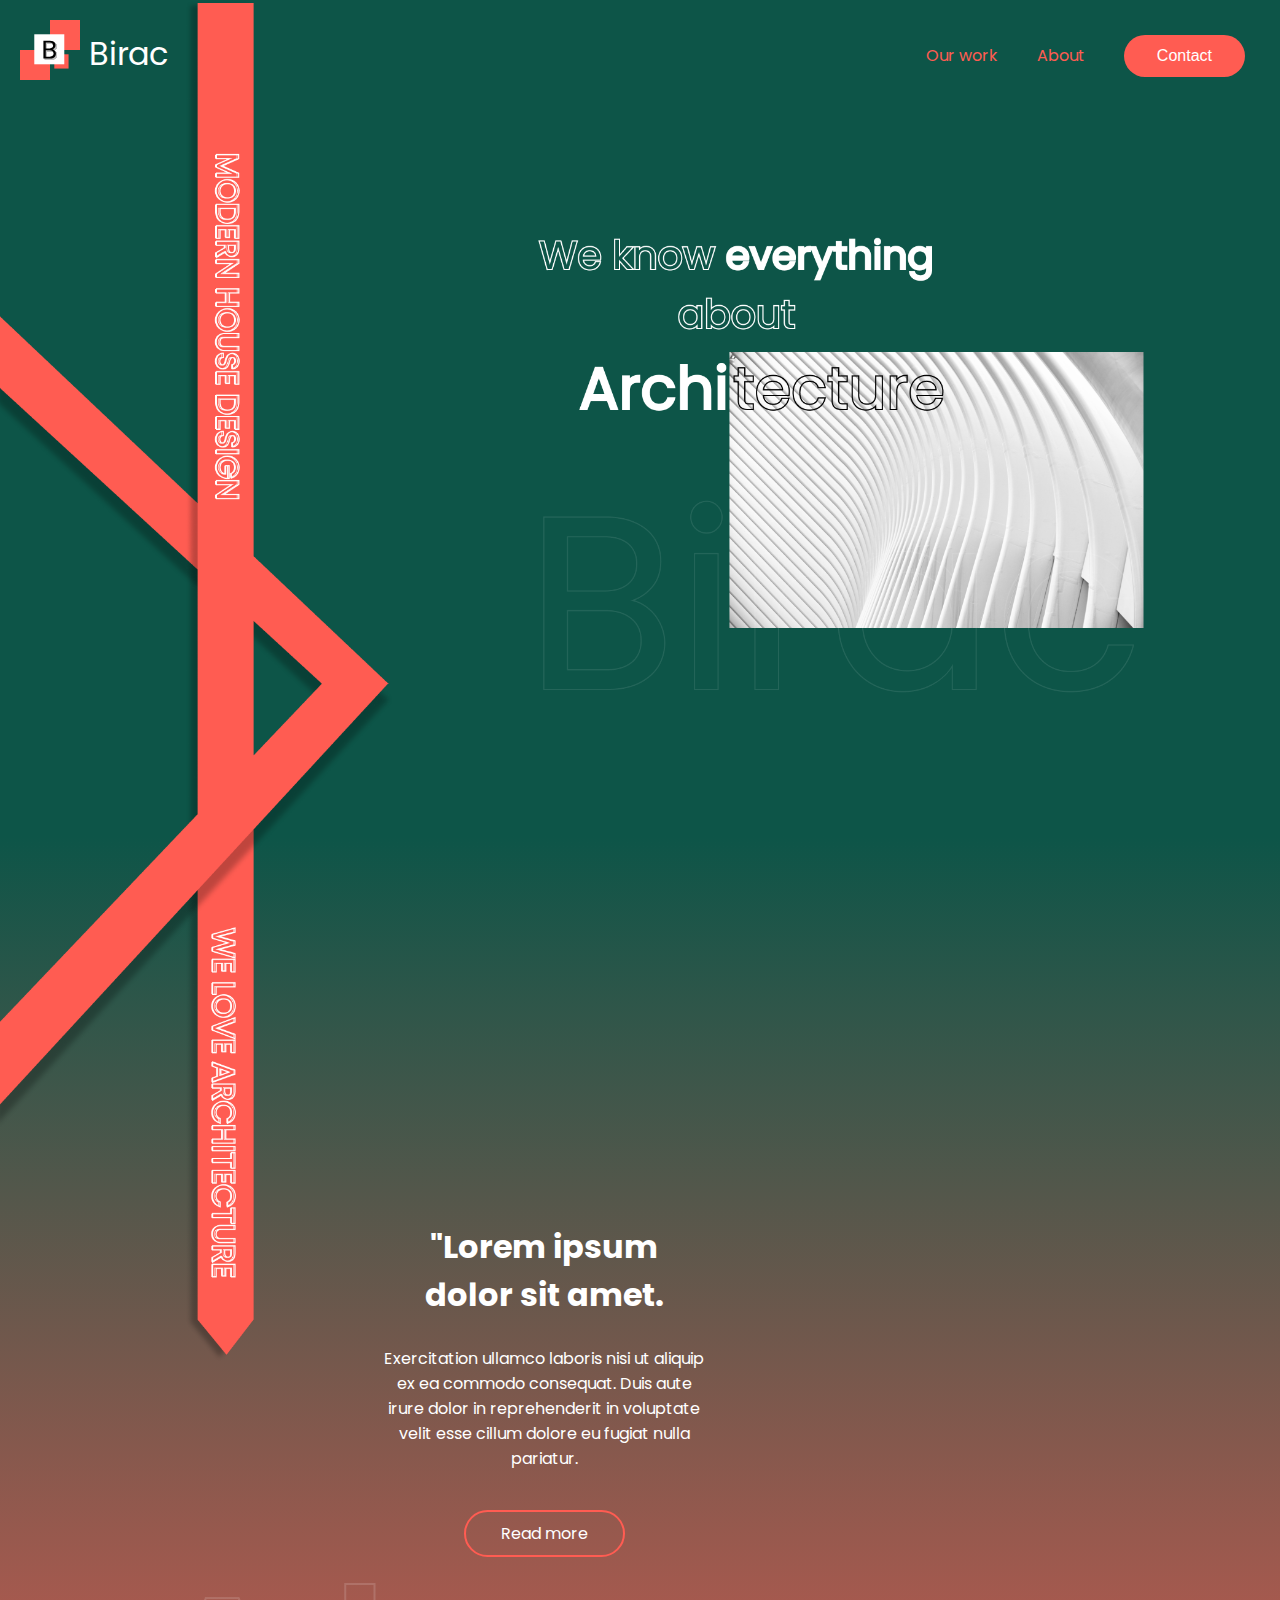
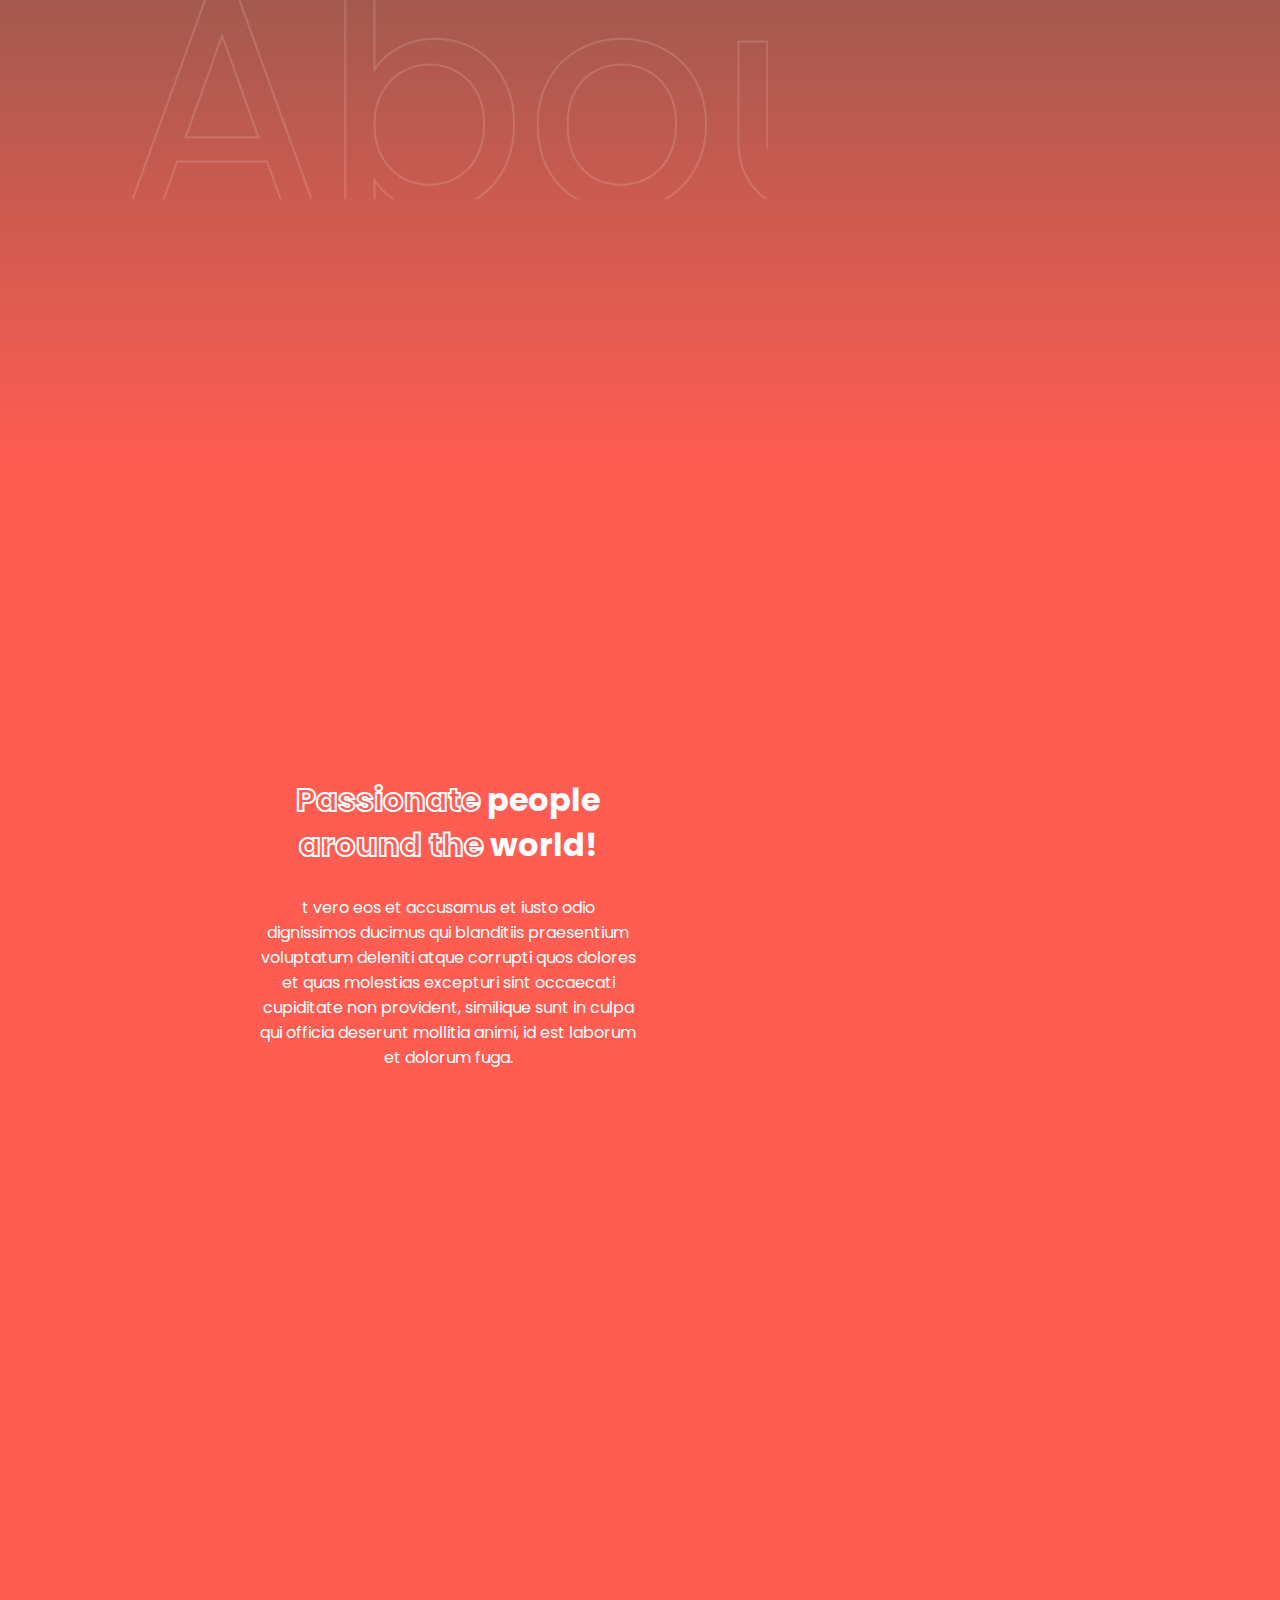
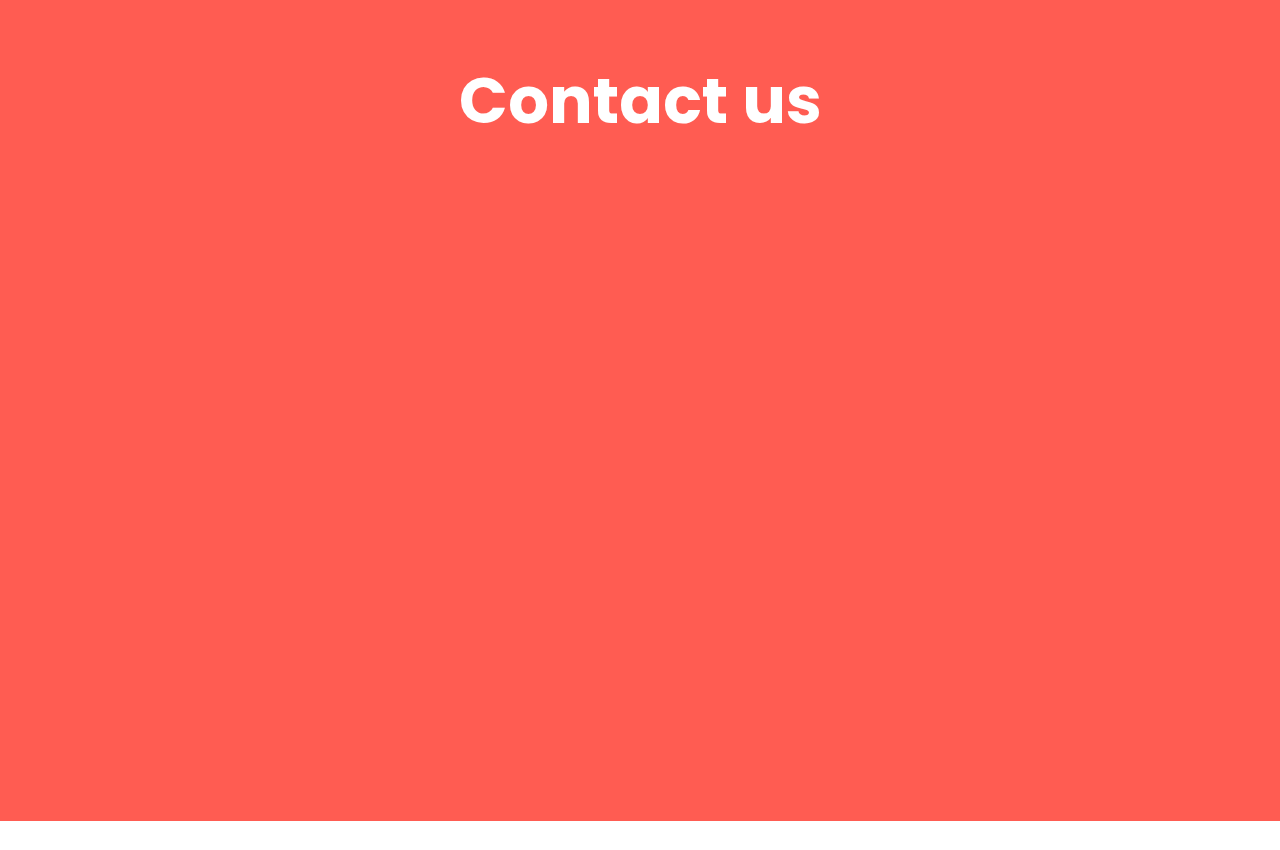
<file: index.html>
<!DOCTYPE html>
<html lang="en">
<head>
    <meta charset="UTF-8">
    <meta http-equiv="X-UA-Compatible" content="IE=edge">
    <meta name="viewport" content="width=device-width, initial-scale=1.0">
    <link rel="stylesheet" href="./styles/style.css" >
    <link rel="preconnect" href="https://fonts.gstatic.com">
    <link rel="preconnect" href="https://fonts.gstatic.com">
    <link href="https://fonts.googleapis.com/css2?family=Poppins:wght@200;500&display=swap" rel="stylesheet">
    <link href="https://unpkg.com/aos@2.3.1/dist/aos.css" rel="stylesheet">
    <script src="https://unpkg.com/aos@2.3.1/dist/aos.js"></script> 
    <title>Birac</title>
</head>
<body>
    <div class="background-design">
        <img src="images/BackgroundDesign.png">
    </div>
    <section class="main-section">
        <nav class="navigation">
            <span class="navigation-container">
                <a class="home-link" href="/">
                    <div>
                        <img class="company-logo" src="images/LogoBirac.svg" alt="Logo of company named Birac">
                        <a class="company-name">Birac</a>
                    </div>
                </a>
                <div id="burger-options">
                    <div id="burger-icon" class="burger-options-line"></div>
                </div>
                <span id="options" class="options-hidden">
                    <p><a href="ourwork.html">Our work</a></p>
                    <p><a href="about.html">About</a></p>
                    <p><a class="options-contact" id="contact-nav-burger">Contact</a></p>
                </span>
                <span class="nav-links">
                    <a href="ourwork.html" class="link">Our work</a>
                    <a href="about.html" class="link">About</a>
                    <button id="btn-contact" class="btn-contact"><a id="contact-nav">Contact</a></button>
                </span>
            </span>
        </nav>
        <div data-aos="fade-up" data-aos-duration="1500" class="main-section-container">
            <img class="image-architecture" src="images/image-architecture.png">
        </div>
    </section>
    <section class="about-section">
        <div class="about-section-container">
            <h2>"Lorem ipsum dolor sit amet.</h2>
            <p>Exercitation ullamco laboris nisi ut aliquip ex ea commodo consequat. Duis aute irure dolor in reprehenderit in voluptate velit esse cillum dolore eu fugiat nulla pariatur.</p>
            <div class="btn-read-more-container">
                <a class="btn-read-more" href="about.html">Read more</a>
            </div>
        </div>
        <img data-aos="fade-left" data-aos-duration="1500" class="double-image" src="./images/architecture-pictures-double.png" alt="photos of a beutifull architecture">
    </section>
    <section class="people-section">
        <div class="people-section-container">
            <div>
                <h2 class="people-text1">people</h2>
                <h2 class="people-text2">world!</h2>
            </div>
            <p class="people-text3">t vero eos et accusamus et iusto odio dignissimos ducimus qui blanditiis praesentium voluptatum deleniti atque corrupti quos dolores et quas molestias excepturi sint occaecati cupiditate non provident, similique sunt in culpa qui officia deserunt mollitia animi, id est laborum et dolorum fuga.</p>
        </div>
        <img data-aos="fade-left" data-aos-duration="1500" class="image-people" src="images/image-people.png" alt="image with people in it">
    </section>
    <section class="contact-section">
        <div class="contact-section-container">
            <h1 class="contact-us-text">Contact us</h1>
        </div>
        <span data-aos="fade-up" data-aos-duration="1500" class="content-and-image">
            <div class="contact-info">
                <span>
                    <img src="./images/phone.svg">
                    <p class="contact-info-text1">+012 3455 6789</p>
                </span>
                <span>
                    <img src="./images/mail.svg">
                    <p class="contact-info-text2">example@gmail.com</p>
                </span>
                                <span>
                    <img src="./images/location.svg">
                    <p class="contact-info-text3">31 street 2137 Miami</p>
                </span>
            </div>
            <img class="img-contact" src="images/person-contact-image.png">
            <div class="inputs">
                <div class="inputs-container">
                    <form>
                        <input placeholder="Name" type="text">
                        <input placeholder="Email" type="text">
                        <textarea name="Text1" cols="40" rows="5">Message</textarea>
                    </form>
                </div>
                <button class="send-button">Send</button>
            </div>
        </span>
    </section>
</body>
<script src="script.js"></script>
<script>
    AOS.init();
  </script>
</html>
</file>
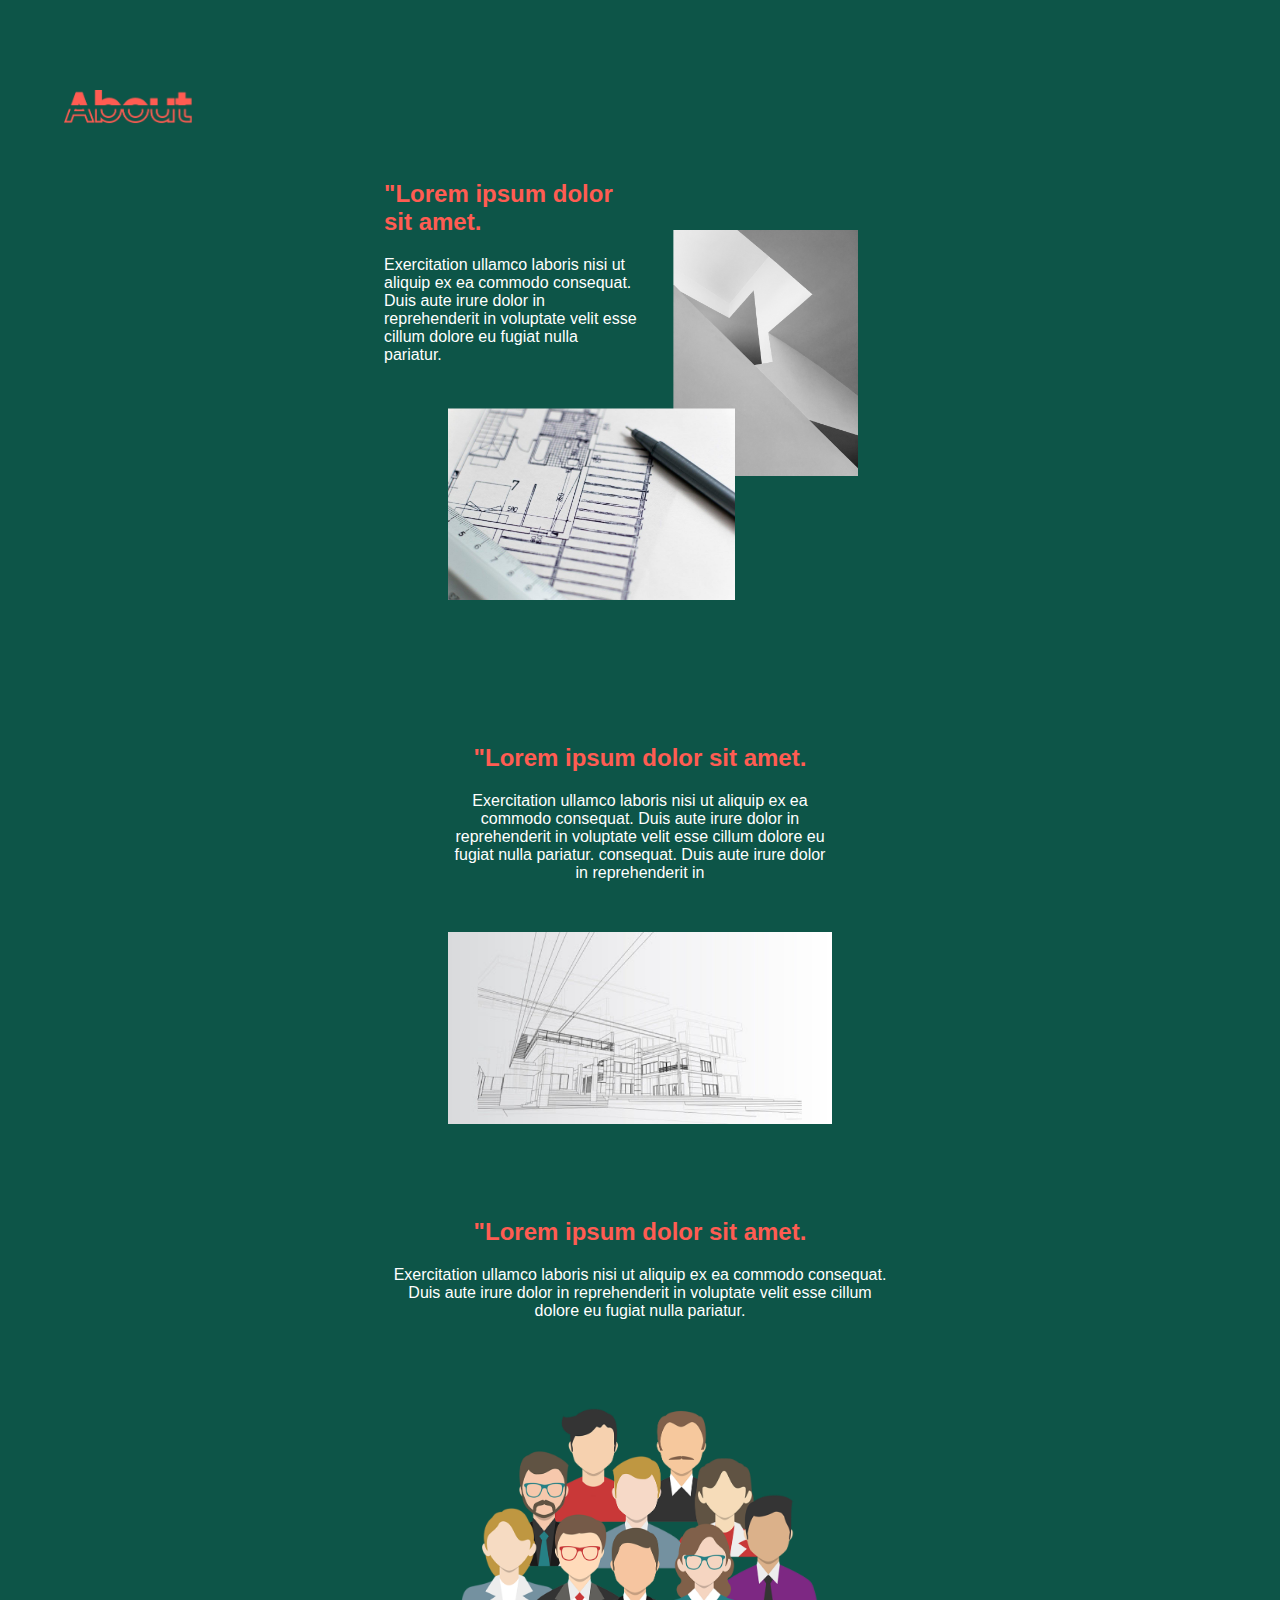
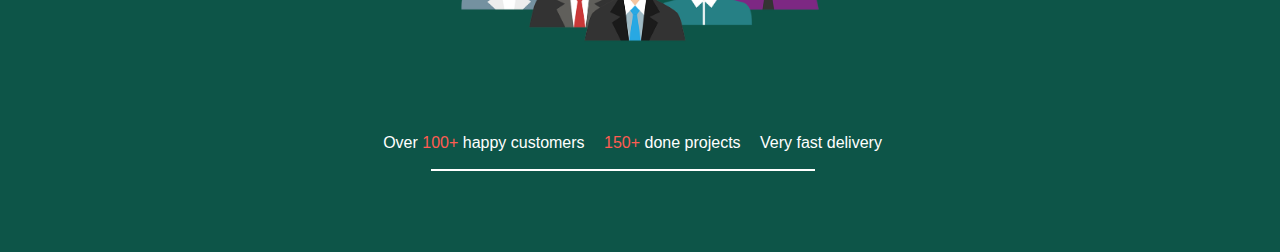
<file: about.html>
<!DOCTYPE html>
<html lang="en">
<head>
    <meta charset="UTF-8">
    <meta http-equiv="X-UA-Compatible" content="IE=edge">
    <meta name="viewport" content="width=device-width, initial-scale=1.0">
    <link rel="stylesheet" href="./styles/style.css">
    <title>Document</title>
</head>
<body class="body-about">
    <div class="about-text">
        <img src="images/about/About-text.png">
    </div>
    <section id="section-first" class="section-first">
        <div class="section-first-text">
            <h2 class="section-first-h2">"Lorem ipsum dolor sit amet.</h2>
            <p class="section-first-p">Exercitation ullamco laboris nisi ut aliquip ex ea commodo consequat. Duis aute irure dolor in reprehenderit in voluptate velit esse cillum dolore eu fugiat nulla pariatur.</p>
        </div>
        <div class="section-first-image">
            <img src="images/about/double-image-about.png">
        </div>
    </section>
    <section id="section-second" class="section-second">
        <div class="section-second-text">
            <h2>"Lorem ipsum dolor sit amet.</h2>
            <p>Exercitation ullamco laboris nisi ut aliquip ex ea commodo consequat. Duis aute irure dolor in reprehenderit in voluptate velit esse cillum dolore eu fugiat nulla pariatur. consequat. Duis aute irure dolor in reprehenderit in </p>
        </div>
        <div class="section-second-image">
            <img src="images/about/about-image1.png">
        </div>
    </section>
    <section id="section-third" class="section-third">
        <div class="section-third-text">
            <h2>"Lorem ipsum dolor sit amet.</h2>
            <p>Exercitation ullamco laboris nisi ut aliquip ex ea commodo consequat. Duis aute irure dolor in reprehenderit in voluptate velit esse cillum dolore eu fugiat nulla pariatur.</p>
        </div>
        <div class="section-third-image">
            <img src="images/about/about-image3.png">
        </div>
        <div class="section-third-text1">
            <p class="paragraph p1">Over <span>100+</span> happy customers</p>
            <p class="paragraph p2"><span>150+</span> done projects</p>
            <p class="paragraph p3">Very fast delivery</p>
        </div>
    </section>
</body>
<script src="scriptAbout.js"></script>
</html>
</file>
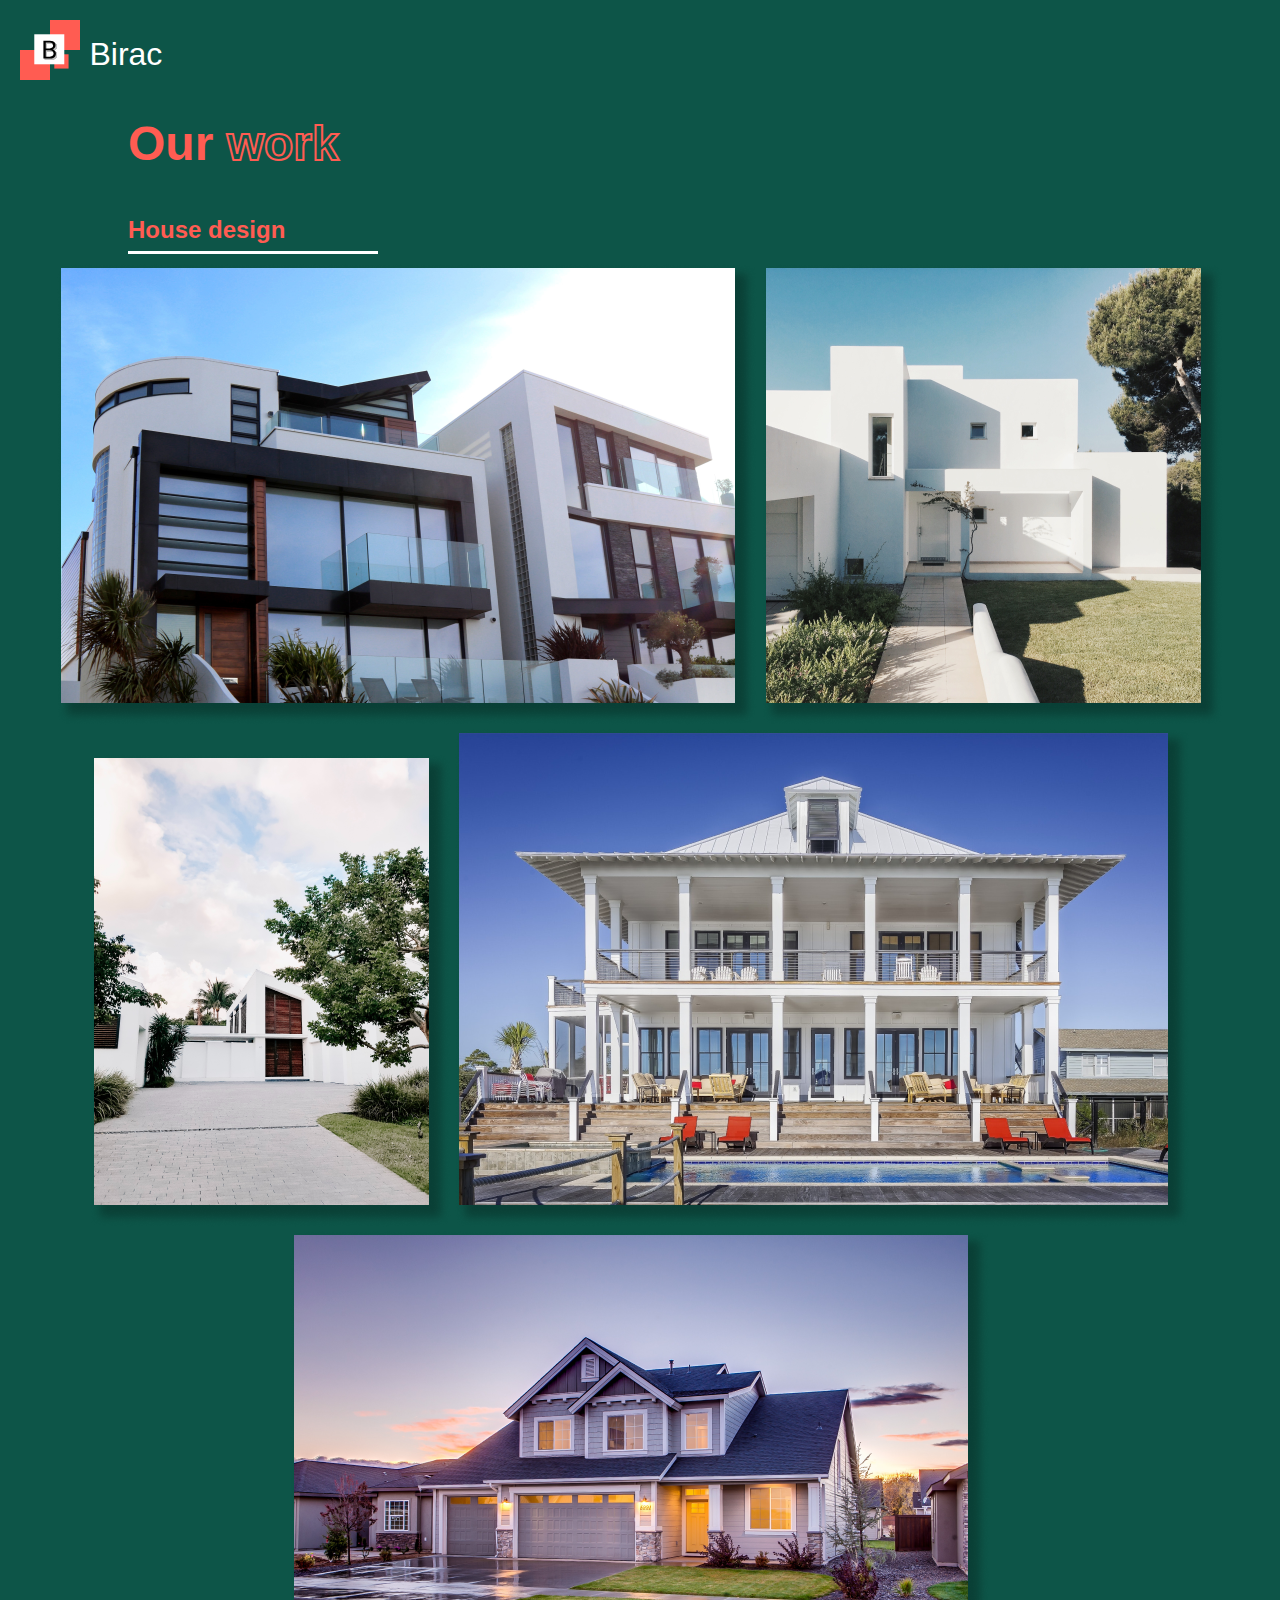
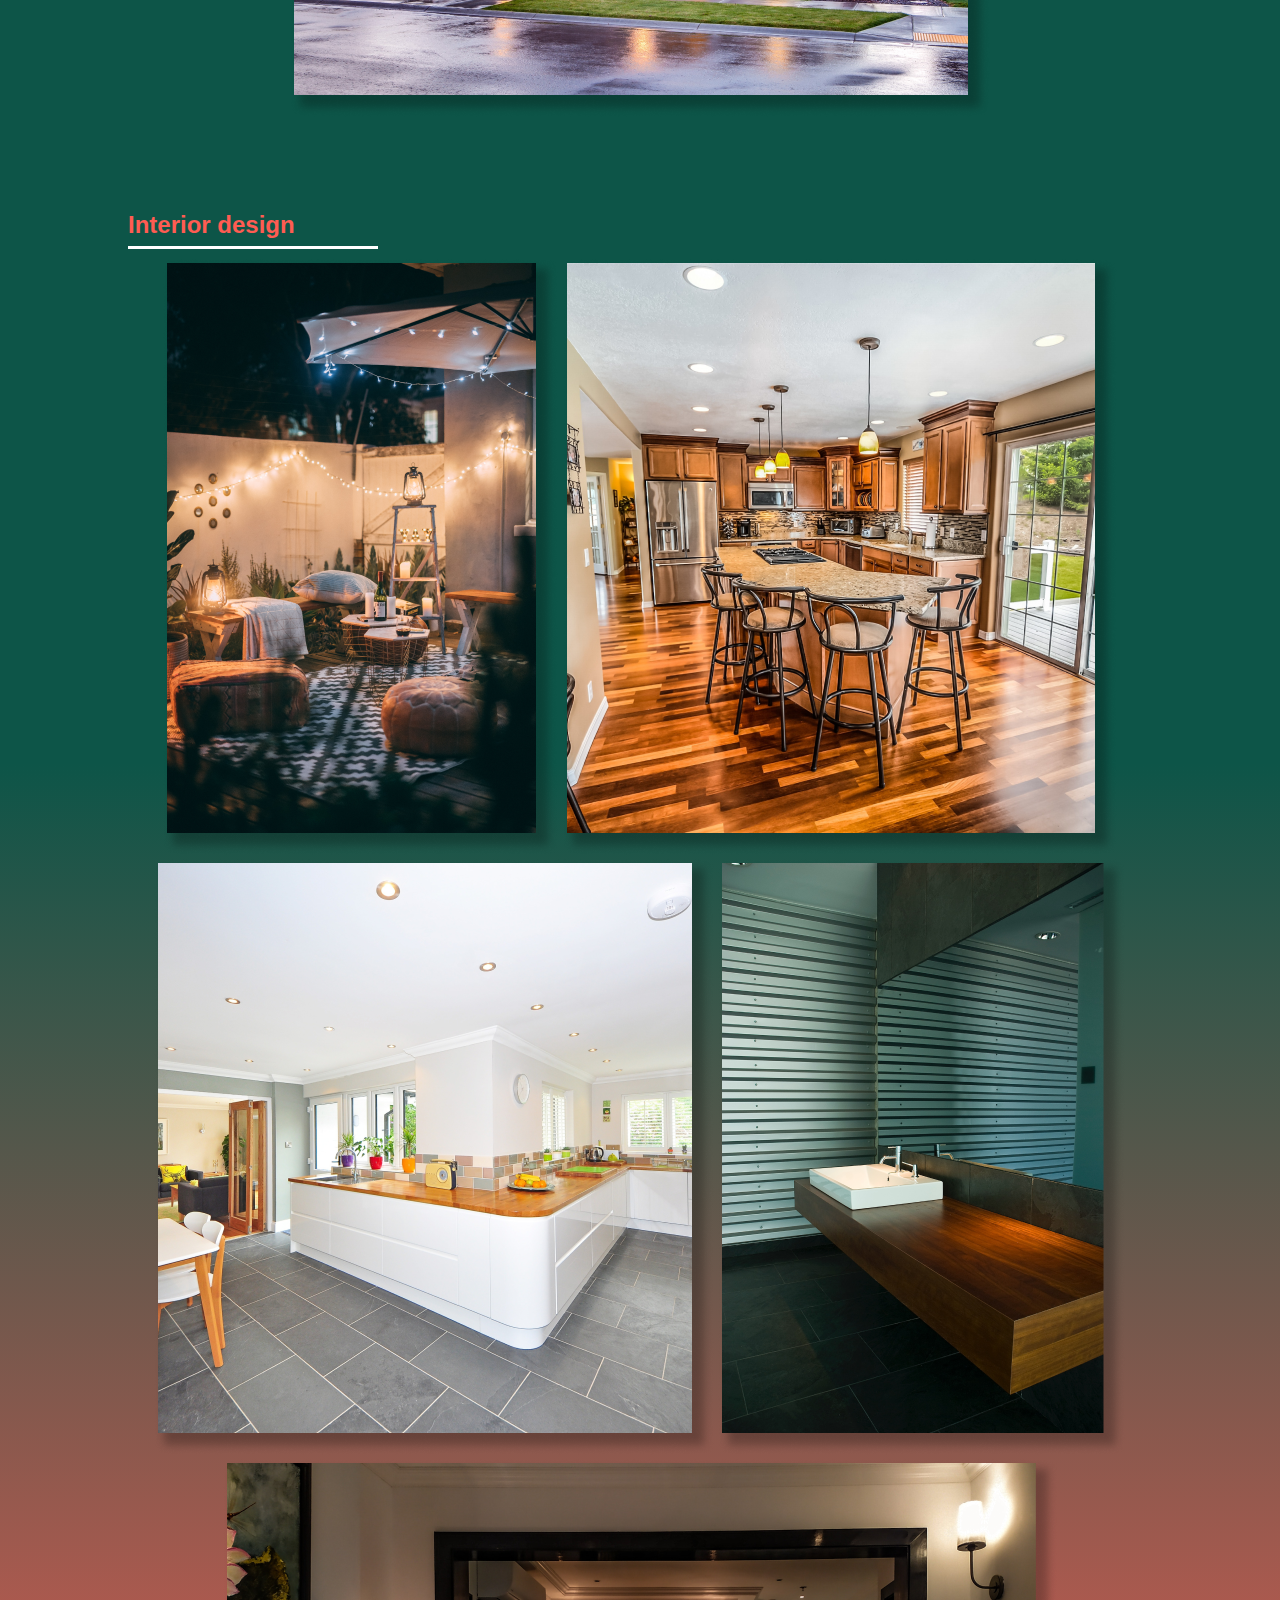
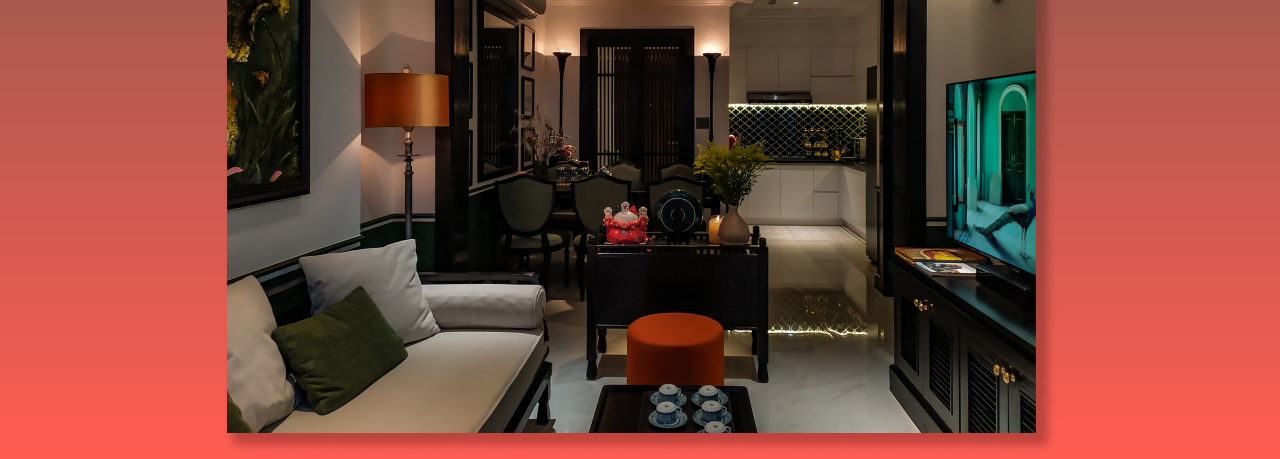
<file: ourwork.html>
<!DOCTYPE html>
<html lang="en">
<head>
    <meta charset="UTF-8">
    <meta http-equiv="X-UA-Compatible" content="IE=edge">
    <meta name="viewport" content="width=device-width, initial-scale=1.0">
    <link rel="stylesheet" href="styles/style.css">
    <title>Birac</title>
</head>
<body class="body-our-work">
    <a href="/">
        <div>
            <img class="company-logo" src="images/LogoBirac.svg" alt="Logo of company named Birac">
            <a class="company-name">Birac</a>
        </div>
    </a>
    <h1 class="our-work-text">Our</h1>
    <section class="house-design">
        <div class="house-design-text">
            <h2>House design</h2>
        </div>
        <div class="houses-image-container">
            <img src="images/ourwork/house1.png">
            <img src="images/ourwork/house2.png">
            <img src="images/ourwork/house3.png">
            <img src="images/ourwork/house4.png">
            <img src="images/ourwork/house5.png">
        </div>
    </section>
    <section class="interior-design">
        <div class="interior-design-text">
            <h2>Interior design</h2>
        </div>
        <div class="interior-image-container">
            <img src="images/ourwork/interior1.png">
            <img src="images/ourwork/interior2.png">
            <img src="images/ourwork/interior3.png">
            <img src="images/ourwork/interior4.png">
            <img src="images/ourwork/interior5.png">
        </div>
    </section>
</body>
</html>
</file>
<file: styles/style.css>
body {
  margin: 0;
  font-family: 'Poppins', sans-serif;
  overflow-x: hidden;
}

textarea:focus, input:focus {
  outline: none;
}

a {
  text-decoration: none;
}

.background-design {
  z-index: 1 !important;
}

.background-design img {
  position: absolute;
  width: 35vw;
  left: -4vw;
  z-index: 2 !important;
}

.home-link {
  position: relative;
  cursor: pointer;
  z-index: 999 !important;
}

.company-logo {
  width: 60px;
  margin-top: 20px;
  margin-left: 20px;
}

.btn-contact {
  padding: 12px 5px;
  margin-left: 35px;
  margin-right: 35px;
  background: #FF5C52;
  border: none;
  border-radius: 35px;
  color: white;
  font-size: 16px;
  -webkit-transition: 0.5s;
  transition: 0.5s;
}

.options-hidden {
  visibility: hidden;
}

.main-section {
  background-color: #0D5548;
  width: 100%;
  margin-bottom: -20px;
}

.main-section-container {
  margin-left: 40vw;
}

.main-section-container img {
  width: 80vw;
  z-index: 1;
}

.company-name {
  font-size: 32px;
  text-align: center;
  vertical-align: 15px;
  margin-left: 5px;
  color: white;
}

.nav-links {
  position: absolute;
  right: 0;
  top: 35px;
}

.nav-links .link {
  color: #FF5C52;
  margin-left: 35px;
  cursor: pointer;
}

.nav-links button a {
  cursor: pointer;
  padding: 12px 28px;
}

.burger-options {
  position: absolute;
  visibility: hidden;
}

.text-container {
  display: inline;
  font-size: 32px;
}

.text-container p {
  display: inline;
}

.text-container .text1 {
  color: transparent;
  -webkit-text-stroke-width: 2px;
  -webkit-text-stroke-color: white;
}

.text-container .text2 {
  color: white;
}

.text3 {
  color: transparent;
  font-size: 32px;
  -webkit-text-stroke-width: 2px;
  -webkit-text-stroke-color: white;
  margin-left: 5ch;
  margin-top: 0px;
  margin-bottom: -30px;
}

.text4 {
  font-size: 48px;
  color: white;
  margin-left: .5ch;
}

.text4::after {
  content: 'tecture';
  color: transparent;
  -webkit-text-stroke-width: 2px;
  -webkit-text-stroke-color: white;
  z-index: 99 !important;
}

.about-section {
  background: -webkit-gradient(linear, left top, left bottom, from(#0D5548), color-stop(91.67%, #FF5C52));
  background: linear-gradient(180deg, #0D5548 0%, #FF5C52 91.67%);
  color: white;
  padding-top: 40vh;
  padding-bottom: 30vh;
}

.about-section-container {
  width: 25vw;
  margin-left: 30%;
  text-align: center;
  position: relative;
}

.about-section-container::before {
  content: '';
  width: 50vw;
  height: 24vh;
  position: absolute;
  background-image: url("../images/about-us.png");
  z-index: 0;
  top: 40vh;
  left: -20vw;
}

.about-section-container h2 {
  font-size: 32px;
}

.btn-read-more-container {
  margin-top: 50px;
}

.btn-read-more {
  background: transparent;
  border: 2px solid #FF5C52;
  color: white;
  padding: 10px 35px;
  border-radius: 50px;
  cursor: pointer;
  margin-top: 50px;
}

.double-image {
  width: 30vw;
  margin-left: 57vw;
  margin-top: -15vh;
}

.people-section {
  background: #FF5C52;
  padding-top: 20vh;
  padding-bottom: 30vh;
}

.people-section-container {
  width: 30%;
  margin-left: 20%;
  text-align: center;
}

.people-text1 {
  color: white;
  font-size: 32px;
}

.people-text1::before {
  content: 'Passionate ';
  color: transparent;
  -webkit-text-stroke-width: 2px;
  -webkit-text-stroke-color: white;
}

.people-text2 {
  color: white;
  font-size: 32px;
  margin-top: -30px;
}

.people-text2::before {
  content: 'around the ';
  color: transparent;
  -webkit-text-stroke-width: 2px;
  -webkit-text-stroke-color: white;
}

.people-text3 {
  color: white;
}

.image-people {
  margin-left: 30vw;
  margin-top: -30vh;
  width: 70vw;
}

.contact-section {
  background: #FF5C52;
  padding-top: 10vh;
  padding-bottom: 10vh;
  width: 100%;
  display: -ms-grid;
  display: grid;
  -webkit-box-pack: center;
      -ms-flex-pack: center;
          justify-content: center;
}

.contact-section-container {
  text-align: center;
}

.contact-section-container h1 {
  color: white;
}

.contact-info {
  background: white;
  display: inline-block;
  padding-top: 133px;
  width: 341px;
  padding-bottom: 133px;
}

.contact-info span {
  display: block;
  margin-left: 12%;
  margin-bottom: 20px;
}

.contact-info span p {
  display: inline;
  position: relative;
  color: #FF5C52;
}

.contact-info-text1::before {
  content: 'via phone';
  position: absolute;
  top: -18px;
  left: 5px;
  font-size: 12px;
}

.contact-info-text2::before {
  content: 'via email';
  position: absolute;
  top: -18px;
  left: 2px;
  font-size: 12px;
}

.contact-info-text3::before {
  content: 'location';
  position: absolute;
  top: -18px;
  left: 2px;
  font-size: 12px;
}

.content-and-image {
  display: inline;
  margin-left: -10vw;
}

.content-and-image div {
  display: inline-block;
}

.img-contact {
  margin-bottom: -160px;
  margin-left: -5px;
}

.inputs {
  display: block;
  position: absolute;
  margin-top: 100px;
  margin-left: 30px;
  width: 30vw;
}

.inputs-container input {
  background-color: transparent;
  margin-bottom: 20px;
  display: block;
  width: 315px;
  height: 30px;
  border: 4px solid white;
  border-radius: 50px;
  padding-left: 15px;
  color: white;
}

.inputs-container textarea {
  background-color: transparent;
  margin-bottom: 50px;
  display: block;
  width: 315px;
  height: 30px;
  border: 4px solid white;
  border-radius: 35px;
  padding-left: 15px;
  color: white;
  height: 150px;
  padding-top: 30px;
  overflow: hidden;
  resize: none;
}

.send-button {
  background: white;
  color: #FF5C52;
  border: none;
  padding: 10px 20px;
  border-radius: 25px;
  margin-left: 270px;
}

.contact-us-text {
  margin-bottom: 100px;
  font-size: 64px;
}

.body-our-work {
  background: -webkit-gradient(linear, left top, left bottom, from(#0D5548), color-stop(64.58%, #0D5548), to(#FF5C52));
  background: linear-gradient(180deg, #0D5548 0%, #0D5548 64.58%, #FF5C52 100%);
}

.our-work-text {
  font-size: 48px;
  color: #FF5C52;
  margin-left: 10vw;
}

.our-work-text::after {
  content: ' work';
  color: transparent;
  -webkit-text-stroke-width: 2px;
  -webkit-text-stroke-color: #FF5C52;
}

.house-design-text {
  margin-left: 10vw;
  margin-top: 5vh;
}

.house-design-text h2 {
  position: relative;
  color: #FF5C52;
}

.house-design-text h2::before {
  content: '';
  position: absolute;
  width: 250px;
  height: 3px;
  background: white;
  bottom: -10px;
}

.interior-design-text {
  margin-left: 10vw;
  margin-top: 10vh;
}

.interior-design-text h2 {
  position: relative;
  color: #FF5C52;
}

.interior-design-text h2::before {
  content: '';
  position: absolute;
  width: 250px;
  height: 3px;
  background: white;
  bottom: -10px;
}

.houses-image-container {
  display: table-cell;
  vertical-align: middle;
  text-align: center;
}

.interior-image-container {
  display: table-cell;
  vertical-align: middle;
  text-align: center;
}

.body-about {
  background: #0D5548;
}

.about-text {
  position: fixed;
  top: 10vh;
  left: 5vw;
}

.about-text img {
  width: 10vw;
}

.section-first {
  margin-top: 20vh;
  width: 40vw;
  margin-left: 30vw;
  padding-bottom: 50px;
}

.section-first-text {
  width: 20vw;
  margin-bottom: -150px;
  color: white;
}

.section-first-text h2 {
  color: #FF5C52;
}

.section-first-image img {
  width: 80%;
  margin-left: 5vw;
}

.section-second {
  margin-top: 10vh;
  width: 40vw;
  margin-left: 35vw;
}

.section-second-text {
  width: 30vw;
  text-align: center;
  color: white;
  margin-bottom: 50px;
}

.section-second-text h2 {
  color: #FF5C52;
}

.section-second-image img {
  width: 30vw;
}

.section-third {
  margin-top: 10vh;
  width: 100vw;
  padding-bottom: 100px;
}

.section-third-text {
  color: white;
  margin-bottom: 50px;
  text-align: center;
  width: 40vw;
  margin-left: 30vw;
}

.section-third-text h2 {
  color: #FF5C52;
}

.section-third-text1 {
  width: 100vw;
  text-align: center;
}

.section-third-text1 p {
  display: inline;
  margin-right: 15px;
  padding-top: 50px;
  color: white;
}

.section-third-text1 .p1 span {
  color: #FF5C52;
}

.section-third-text1 .p2 {
  position: relative;
}

.section-third-text1 .p2 span {
  color: #FF5C52;
}

.section-third-text1 .p2::after {
  content: '';
  position: absolute;
  width: 30vw;
  height: 2px;
  background: white;
  bottom: -20px;
  left: -13.5vw;
}

.section-third-image {
  text-align: center;
}

.section-third-image img {
  width: 30vw;
  -webkit-box-align: center;
      -ms-flex-align: center;
          align-items: center;
  margin-bottom: 50px;
}

@media only screen and (max-width: 1300px) {
  .content-and-image {
    display: inline;
    margin-left: -35vw;
  }
}

@media only screen and (max-width: 1000px) {
  .about-text {
    position: fixed;
    top: 5vh;
    left: 5vw;
  }
  .about-text img {
    width: 80px;
  }
  .section-first {
    margin-top: 20vh;
    margin-left: 10vw;
    width: 100vw;
    padding-bottom: 50px;
  }
  .section-first-text {
    width: 80vw;
    margin-bottom: -150px;
    color: white;
  }
  .section-first-text h2 {
    color: #FF5C52;
  }
  .section-first-image {
    margin-top: 30vh;
  }
  .section-first-image img {
    width: 50%;
    margin-left: 10vw;
  }
  .section-second {
    margin-top: 10vh;
    width: 100vw;
    margin-left: 10vw;
  }
  .section-second-text {
    width: 80vw;
    text-align: center;
    color: white;
    margin-bottom: 50px;
  }
  .section-second-text h2 {
    color: #FF5C52;
  }
  .section-second-image img {
    width: 80vw;
  }
  .section-third {
    margin-top: 15vh;
    width: 100vw;
    padding-bottom: 100px;
  }
  .section-third-text {
    color: white;
    margin-bottom: 50px;
    text-align: center;
    width: 80vw;
    margin-left: 10vw;
  }
  .section-third-text h2 {
    color: #FF5C52;
  }
  .section-third-text1 {
    width: 100vw;
    text-align: center;
  }
  .section-third-text1 p {
    display: block;
    margin-right: 15px;
    padding-top: 50px;
    color: white;
  }
  .section-third-text1 .p1 span {
    color: #FF5C52;
  }
  .section-third-text1 .p2 {
    position: relative;
  }
  .section-third-text1 .p2 span {
    color: #FF5C52;
  }
  .section-third-text1 .p2::after {
    content: none;
  }
  .section-third-image {
    text-align: center;
  }
  .section-third-image img {
    width: 30vw;
    -webkit-box-align: center;
        -ms-flex-align: center;
            align-items: center;
    margin-bottom: 50px;
  }
  .houses-image-container img {
    width: 80vw;
  }
  .interior-image-container img {
    width: 80vw;
  }
  .background-design img {
    position: absolute;
    visibility: hidden;
  }
  .main-section {
    background: #0D5548;
    width: 100%;
    margin-bottom: -20px;
  }
  .main-section-container {
    margin-top: 150px;
    margin-left: 30px;
  }
  .main-section-container img {
    width: 145vw;
  }
  .company-name {
    font-size: 32px;
  }
  .nav-links {
    position: absolute;
    visibility: hidden;
  }
  #burger-options {
    position: absolute;
    right: 25px;
    top: 45px;
    padding-top: 15px;
    height: 15px;
    cursor: pointer;
  }
  .burger-options-line {
    position: relative;
    width: 32px;
    height: 4px;
    background: #FF5C52;
    border-radius: 2px;
    -webkit-transition: .5s;
    transition: .5s;
  }
  .burger-options-line::before {
    content: '';
    position: absolute;
    top: -10px;
    width: 32px;
    height: 4px;
    background: #FF5C52;
    border-radius: 2px;
    -webkit-transition: .5s;
    transition: .5s;
  }
  .burger-options-line::after {
    content: '';
    position: absolute;
    top: 10px;
    width: 32px;
    height: 4px;
    background: #FF5C52;
    border-radius: 2px;
    -webkit-transition: .5s;
    transition: .5s;
  }
  .burger-options-line-clicked {
    position: relative;
    width: 32px;
    height: 4px;
    background: transparent;
    border-radius: 2px;
    z-index: 99;
  }
  .burger-options-line-clicked::before {
    content: '';
    position: absolute;
    top: 0px;
    width: 32px;
    height: 4px;
    background: #FF5C52;
    border-radius: 2px;
    -webkit-transform: rotate(45deg);
            transform: rotate(45deg);
    -webkit-transition: .5s;
    transition: .5s;
  }
  .burger-options-line-clicked::after {
    content: '';
    position: absolute;
    top: 0px;
    width: 32px;
    height: 4px;
    background: #FF5C52;
    border-radius: 2px;
    -webkit-transform: rotate(-45deg);
            transform: rotate(-45deg);
    -webkit-transition: .5s;
    transition: .5s;
  }
  @-webkit-keyframes menuAnim {
    0% {
      height: 0vh;
    }
    100% {
      height: 100vh;
    }
  }
  @keyframes menuAnim {
    0% {
      height: 0vh;
    }
    100% {
      height: 100vh;
    }
  }
  @-webkit-keyframes linksAnim {
    0% {
      -webkit-transform: scaleY(0);
              transform: scaleY(0);
    }
    40% {
      -webkit-transform: scaleY(0);
              transform: scaleY(0);
    }
    100% {
      -webkit-transform: scaleY(100%);
              transform: scaleY(100%);
    }
  }
  @keyframes linksAnim {
    0% {
      -webkit-transform: scaleY(0);
              transform: scaleY(0);
    }
    40% {
      -webkit-transform: scaleY(0);
              transform: scaleY(0);
    }
    100% {
      -webkit-transform: scaleY(100%);
              transform: scaleY(100%);
    }
  }
  .options {
    position: absolute;
    width: 40vw;
    background: white;
    text-align: center;
    height: 100vh;
    right: 0;
    -webkit-animation: menuAnim .5s ease-in-out;
            animation: menuAnim .5s ease-in-out;
    -webkit-transition: .5s;
    transition: .5s;
    -webkit-box-shadow: -8px 0px 10px 0px rgba(0, 0, 0, 0.55);
    box-shadow: -8px 0px 10px 0px rgba(0, 0, 0, 0.55);
    z-index: 2;
  }
  .options p {
    margin-top: 100px;
    -webkit-animation: linksAnim .5s ease-in-out;
            animation: linksAnim .5s ease-in-out;
    color: #FF5C52;
  }
  .options p a {
    color: #FF5C52;
  }
  .options-contact {
    cursor: pointer;
  }
  .options-hidden {
    position: absolute;
    visibility: hidden;
  }
  .text-container {
    display: inline;
    font-size: 32px;
  }
  .text-container p {
    display: inline;
  }
  .text-container .text1 {
    color: transparent;
    -webkit-text-stroke-width: 2px;
    -webkit-text-stroke-color: white;
  }
  .text-container .text2 {
    color: white;
  }
  .text3 {
    color: transparent;
    font-size: 32px;
    -webkit-text-stroke-width: 2px;
    -webkit-text-stroke-color: white;
    margin-left: 5ch;
    margin-top: 0px;
    margin-bottom: -30px;
  }
  .text4 {
    font-size: 48px;
    color: white;
    margin-left: .5ch;
  }
  .text4::after {
    content: 'tecture';
    color: transparent;
    -webkit-text-stroke-width: 2px;
    -webkit-text-stroke-color: white;
    z-index: 99 !important;
  }
  .image-architecture {
    width: 140vw;
  }
  .about-section {
    background: -webkit-gradient(linear, left top, left bottom, from(#0D5548), color-stop(91.67%, #FF5C52));
    background: linear-gradient(180deg, #0D5548 0%, #FF5C52 91.67%);
    color: white;
    padding-top: 30vh;
    padding-bottom: 30vh;
  }
  .about-section-container {
    width: 80%;
    margin-left: 10%;
    text-align: center;
  }
  .about-section-container::before {
    content: none;
  }
  .about-section-container h2 {
    font-size: 32px;
  }
  .double-image {
    width: 80vw;
    margin-left: 10vw;
    margin-top: 10vh;
  }
  .people-section {
    background: #FF5C52;
    padding-top: 20vh;
    padding-bottom: 30vh;
  }
  .people-section-container {
    width: 80%;
    margin-left: 10%;
    text-align: center;
  }
  .people-text1 {
    color: white;
    font-size: 32px;
  }
  .people-text1::before {
    content: 'Passionate ';
    color: transparent;
    -webkit-text-stroke-width: 2px;
    -webkit-text-stroke-color: white;
  }
  .people-text2 {
    color: white;
    font-size: 32px;
    margin-top: -30px;
  }
  .people-text2::before {
    content: 'around the ';
    color: transparent;
    -webkit-text-stroke-width: 2px;
    -webkit-text-stroke-color: white;
  }
  .people-text3 {
    color: white;
  }
  .image-people {
    margin-left: -15vw;
    margin-top: 10vh;
    width: 130vw;
  }
  .contact-section {
    background: #FF5C52;
    padding-top: 10vh;
    padding-bottom: 10vh;
  }
  .contact-section-container {
    text-align: center;
  }
  .contact-section-container h1 {
    color: white;
  }
  .contact-info {
    background: white;
    display: inline-block;
    padding-top: 133px;
    width: 341px;
    padding-bottom: 133px;
  }
  .contact-info span {
    display: block;
    margin-left: 12%;
    margin-bottom: 20px;
  }
  .contact-info span p {
    display: inline;
    position: relative;
    color: #FF5C52;
  }
  .contact-info-text1::before {
    content: 'via phone';
    position: absolute;
    top: -18px;
    left: 5px;
    font-size: 12px;
  }
  .contact-info-text2::before {
    content: 'via email';
    position: absolute;
    top: -18px;
    left: 2px;
    font-size: 12px;
  }
  .contact-info-text3::before {
    content: 'location';
    position: absolute;
    top: -18px;
    left: 2px;
    font-size: 12px;
  }
  .content-and-image {
    display: -ms-grid;
    display: grid;
    place-content: center;
    margin-left: 0;
  }
  .content-and-image div {
    display: block;
  }
  .img-contact {
    margin-bottom: 0;
    margin-left: 0;
  }
  .inputs {
    position: static;
    margin-top: 0px;
    margin-left: 0px;
  }
  .inputs-container {
    display: block;
    margin-top: 50px;
  }
  .inputs-container input {
    background-color: transparent;
    margin-bottom: 20px;
    display: block;
    width: 315px;
    height: 30px;
    border: 4px solid white;
    border-radius: 50px;
    padding-left: 15px;
    color: white;
  }
  .inputs-container textarea {
    background-color: transparent;
    margin-bottom: 50px;
    display: block;
    width: 315px;
    height: 30px;
    border: 4px solid white;
    border-radius: 35px;
    padding-left: 15px;
    color: white;
    height: 150px;
    padding-top: 30px;
    overflow: hidden;
    resize: none;
  }
  .send-button {
    background: white;
    color: #FF5C52;
    border: none;
    padding: 10px 20px;
    border-radius: 25px;
    margin-left: 0;
  }
}
/*# sourceMappingURL=style.css.map */
</file>
